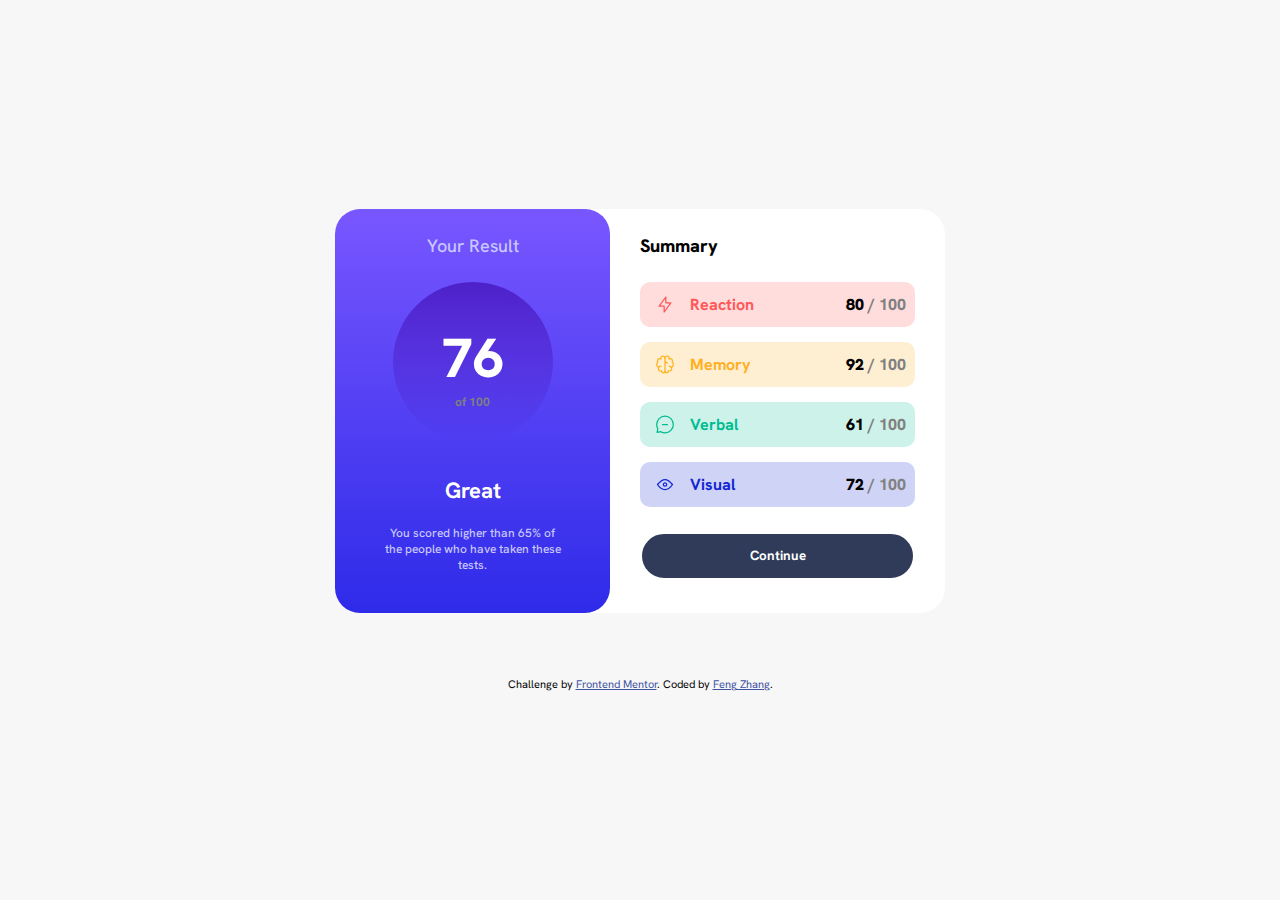
<file: index.html>
<!DOCTYPE html>
<html lang="en">
<head>
  <meta charset="UTF-8">
  <meta name="viewport" content="width=device-width, initial-scale=1.0"> <!-- displays site properly based on user's device -->

  <link rel="icon" type="image/png" sizes="32x32" href="./assets/images/favicon-32x32.png">
  <link rel="stylesheet" href="main.css">
  <title>Frontend Mentor | Results summary component</title>

  <!-- Feel free to remove these styles or customise in your own stylesheet 👍 -->
  <style>
    .attribution { font-size: 11px; text-align: center; }
    .attribution a { color: hsl(228, 45%, 44%); }
    .attribution {margin-top: 5%;}
  </style>
</head>

<body>
  <div class="flex main-wrapper">
    <div class="flex left-content">
      <h2>Your Result</h2>

      <div class="flex circle">
        <p id="bigger-text">76</p>
        <p id="smaller-text">of 100</p>
      </div>
      
      <h1>Great</h1>
      <p id="description">You scored higher than 65% of the people who have taken these tests.</p>
    </div>

    <div class="flex right-content">
      <h2>Summary</h2>

      <div class="flex attribute-box reaction">
        <div class="flex attribute-box-left">
          <img src="assets/images/icon-reaction.svg" class="icon">
          <p class="attribute"><b>Reaction</b></p>
        </div>
        
        <div class="flex attribute-box-right">
          <p class="score"><b>80</b> <span class="light-gray">/ 100</span></p>
        </div>
      </div>

      <div class="flex attribute-box memory">
        <div class="flex attribute-box-left">
          <img src="assets/images/icon-memory.svg" class="icon">
          <p class="attribute"><b>Memory</b></p>
        </div>
        
        <div class="attribute-box-right flex">
          <p class="score"><b>92</b> <span class="light-gray">/ 100</span></p>
        </div>
      </div>

      <div class="flex attribute-box verbal">
        <div class="flex attribute-box-left">
          <img src="assets/images/icon-verbal.svg" class="icon">
          <p class="attribute"><b>Verbal</b></p>
        </div>
        
        <div class="flex attribute-box-right">
          <p class="score"><b>61</b> <span class="light-gray">/ 100</span></p>
        </div>
      </div>

      <div class="flex attribute-box visual">
        <div class="flex attribute-box-left">
          <img src="assets/images/icon-visual.svg" class="icon">
          <p class="attribute"><b>Visual</b></p>
        </div>
        
        <div class="flex attribute-box-right">
          <p class="score"><b>72</b> <span class="light-gray">/ 100</span></p>
        </div>
      </div>
        
      <button id="continue">Continue</button>
    </div>
  </div>
  
  
  <div class="attribution">
    Challenge by <a href="https://www.frontendmentor.io?ref=challenge" target="_blank">Frontend Mentor</a>. 
    Coded by <a href="#">Feng Zhang</a>.
  </div>
</body>
</html>
</file>
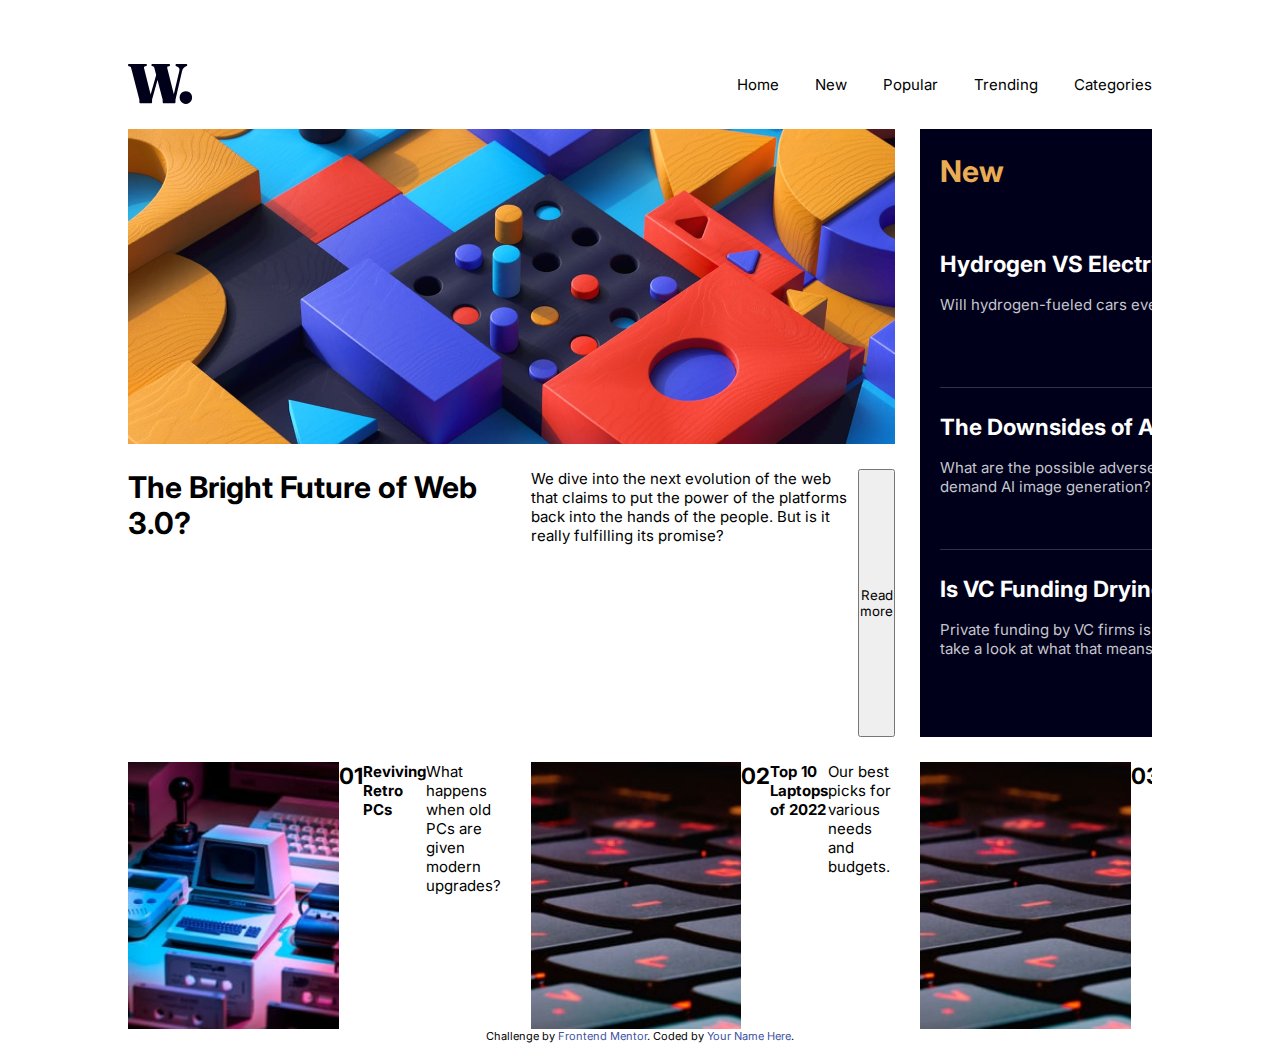
<file: News Homepage/index.html>
<!DOCTYPE html>
<html lang="en">
<head>
  <meta charset="UTF-8">
  <meta name="viewport" content="width=device-width, initial-scale=1.0"> <!-- displays site properly based on user's device -->

  <link rel="icon" type="image/png" sizes="32x32" href="./assets/images/favicon-32x32.png">
  <link rel="stylesheet" type="text/css" href="styles.css">

  <title>Frontend Mentor | News homepage</title>

  <!-- Feel free to remove these styles or customise in your own stylesheet 👍 -->
  <style>
    .attribution { font-size: 11px; text-align: center; }
    .attribution a { color: hsl(228, 45%, 44%); }
  </style>
</head>

<body>

  <!-- NAVBAR -->
  <nav>
    <div id="navbar">
      <img src="./assets/images/logo.svg">
      <ul>
        <li>Home</li>
        <li>New</li>
        <li>Popular</li>
        <li>Trending</li>
        <li>Categories</li>
      </ul>
    </div>
  </nav>
  

  
  <div class="grid-container">
    <img src="assets/images/image-web-3-desktop.jpg" id="web3-image">
    <h1>The Bright Future of Web 3.0?</h1>

    <!-- SMALL-TEXT -->
    <div class="flex-container small-text">
      <p>
        We dive into the next evolution of the web that claims to put the power of the platforms back into the hands of the people. 
        But is it really fulfilling its promise?
      </p>
      <button>Read more</button>
    </div>

    <!-- BLACK AREA -->
    <div class="flex-container black-area">
      <h1>New</h1>

      <div class="flex-container article-container">
        <div class="article">
          <h2>Hydrogen VS Electric Cars</h2>
          <p>Will hydrogen-fueled cars ever catch up to EVs?</p>
        </div>

        <div class="article">
          <h2>The Downsides of AI Artistry</h2>
          <p>What are the possible adverse effects of on-demand AI image generation?</p>
        </div>

        <div class="article" id="last">
          <h2>Is VC Funding Drying Up?</h2>
          <p>Private funding by VC firms is down 50% YOY. We take a look at what that means.</p>
        </div>
      </div>
    </div>

    <!-- ARTICLES ON BOTTOM -->
    <div class="flex-container first article-bottom">
      <img src="assets/images/image-retro-pcs.jpg">
      <div class="flex-container">
        <h2>01</h2>
        <p><b>Reviving Retro PCs</b></p>
        <p>What happens when old PCs are given modern upgrades?</p>
      </div>
    </div>

    <div class="flex-container second article-bottom">
      <img src="assets/images/image-top-laptops.jpg">
      <div class="flex-container">
        <h2>02</h2>
        <p><b>Top 10 Laptops of 2022</b></p>
        <p>Our best picks for various needs and budgets.</p>
      </div>
    </div>

    <div class="flex-container third article-bottom">
      <img src="assets/images/image-top-laptops.jpg">
      <div class="flex-container">
        <h2>03</h2>
        <p><b>The Growth of Gaming</b></p>
        <p>How the pandemic has sparked fresh opportunities.</p>
      </div>
    </div>
  </div>
  
  
  
  <div class="attribution">
    Challenge by <a href="https://www.frontendmentor.io?ref=challenge" target="_blank">Frontend Mentor</a>. 
    Coded by <a href="#">Your Name Here</a>.
  </div>
</body>
</html>
</file>
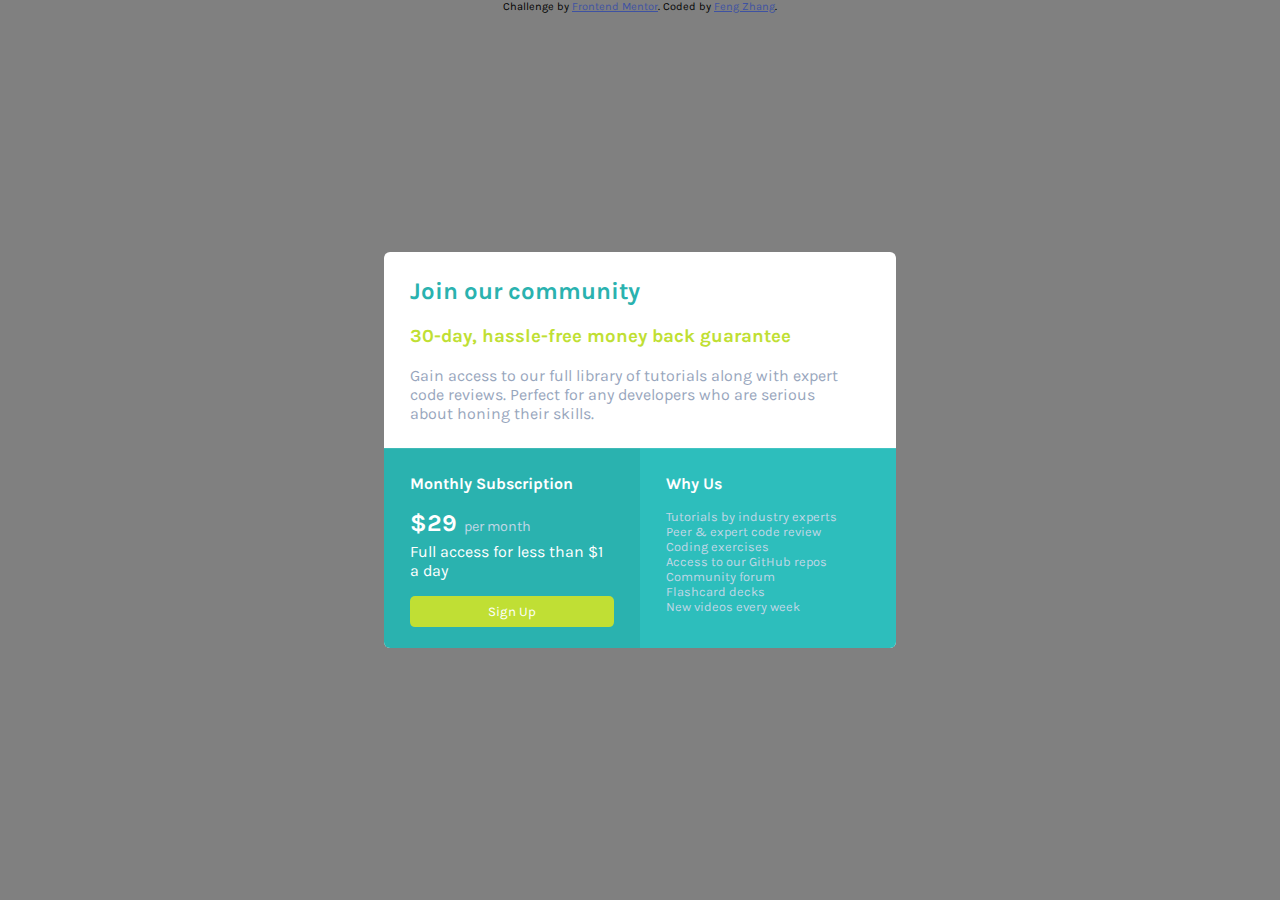
<file: Single Price Grid/index.html>
<!DOCTYPE html>
<html lang="en">
<head>
  <meta charset="UTF-8">
  <meta name="viewport" content="width=device-width, initial-scale=1.0"> <!-- displays site properly based on user's device -->

  <link rel="icon" type="image/png" sizes="32x32" href="./images/favicon-32x32.png">
  <link rel="stylesheet" type="text/css" href="styles.css">

  <title>Frontend Mentor | Single Price Grid Component</title>

  <!-- Feel free to remove these styles or customise in your own stylesheet 👍 -->
  <style>
    .attribution { font-size: 11px; text-align: center; }
    .attribution a { color: hsl(228, 45%, 44%); }
  </style>
</head>

<body>
  <div class="main-container">
    <div class="top-container">
      <h2>Join our community</h2>
      <h3>30-day, hassle-free money back guarantee</h3>
      <p>Gain access to our full library of tutorials along with expert code reviews. 
        Perfect for any developers who are serious about honing their skills.
      </p>
    </div>

    <div class="bottom-container">
      <div class="bottom-container-left">
        <h3>Monthly Subscription</h3>
        <h3 id="big-dollar">&dollar;29<span id="per-month"> per month</span></h3>
        <p>Full access for less than &dollar;1 a day</p>
        <button>Sign Up</button>
      </div>

      <div class="bottom-container-right">
        <h3>Why Us</h3>

        <p>Tutorials by industry experts <br>
          Peer &amp; expert code review <br>
          Coding exercises <br>
          Access to our GitHub repos <br>
          Community forum <br>
          Flashcard decks <br> 
          New videos every week</p>
      </div>
    </div>
  </div>

  <footer>
    <p class="attribution">
      Challenge by <a href="https://www.frontendmentor.io?ref=challenge" target="_blank">Frontend Mentor</a>. 
      Coded by <a href="#">Feng Zhang</a>.
    </p>
  </footer>
</body>
</html>
</file>
<file: main.css>
@font-face {
    font-family: Hanken Grotesk;
    src: url(assets/fonts/HankenGrotesk-VariableFont_wght.ttf);
}

.flex {
    display: flex;
}

body {
    display: flex;
    flex-direction: column;
    justify-content: center;
    align-items: center;
    margin: 0;
    padding: 0;
    height: 100%;
    font-family: Hanken Grotesk;
    background-color: hsl(0, 1%, 97%)
}

html {
    height: 100%;
}

.main-wrapper {
    justify-content: center;
    align-items: stretch;
    background-color: white;
    border-radius: 25px;
}

/* LEFT CONTENT */
.left-content {
    flex-basis: 50%;
    flex-direction: column;
    align-items: center;
    border-radius: 25px;
    background-image: linear-gradient(to bottom, hsl(252, 100%, 67%), hsl(241, 81%, 54%));
}

.left-content h2 {
    font-weight: 500;
    color: hsl(241, 100%, 89%);
    font-size: 18px;
    margin-top: 25px;
    margin-bottom: 25px;
}

/* CIRCLE */
.circle {
    background-image: linear-gradient(to bottom, hsla(256, 72%, 46%, 1), hsla(241, 72%, 46%, 0));
    border-radius: 50%;
    width: 160px;
    height: 160px;
    flex-direction: column;
    text-align: center;
    margin-bottom: 20px;
}

/* TEXT INSIDE CIRCLE */
#bigger-text {
    font-size: 55px;
    margin-top: 40px;
    margin-bottom: 0px;
    padding: 0;
    color: white;
    font-weight: 800;
}

#smaller-text {
    font-size: 12px; 
    padding: 0;
    margin: 0;
    color: gray;
    font-weight: 700;
}

/* TEXT BELOW CIRCLE */
.left-content h1{
    font-size: 22px;
    color: white;
}

#description {
    font-size: 12px;
    color: hsl(241, 100%, 89%);
    text-align: center;
    margin-left: 18%;
    margin-right: 18%;
    margin-bottom: 40px;
    margin-top: 2%;
    font-weight: 500;
}

/* RIGHT CONTENT */
.right-content {
    flex-basis: 50%;
    flex-direction: column;
    padding-left: 30px;
    padding-right: 30px;
}

.right-content h2 {
    font-size: 18px;
    font-weight: 800;
    margin-top: 25px;
    margin-bottom: 25px;
}

/* ATTRIBUTES */
.attribute-box {
    border-radius: 10px;
    margin-bottom: 15px;
    height: 45px;
    align-items: center;
}

.reaction {
    background-color: hsla(0, 100%, 67%, 0.2);
    color: hsl(0, 100%, 67%);
}

.memory {
    color: hsl(39, 100%, 56%);
    background-color: hsla(39, 100%, 56%, 0.2);
}

.verbal {
    color: hsl(166, 100%, 37%);
    background-color: hsla(166, 100%, 37%, 0.2);
}

.visual {
    color: hsl(234, 85%, 45%);
    background-color: hsla(234, 85%, 45%, 0.2);
}

.icon {
    margin-left: 15px;
    margin-right: 15px;
    width: 20px;
}

.attribute {
    margin-left: 0;
    padding-left: 0;
}

.attribute-box-left {
    flex-basis: 75%;
    flex-direction: row;
}

.score {
    color: black;
    font-weight: 800;
}

.light-gray {
    color: gray;
}

#continue {
    background-color: hsl(224, 30%, 27%);
    color: white;
    padding: 5% 0px;
    margin-bottom: 20px;
    margin-top: 10px;
    font-family: Hanken Grotesk; 
    font-weight: 700;
    border-radius: 50px;
    cursor: pointer;
    border-color: unset;
    border-style: solid;
}

#continue:hover {
    background-image: linear-gradient(to bottom, hsl(252, 100%, 67%), hsl(241, 72%, 46%));
    background-color: unset;
}
</file>
<file: News Homepage/styles.css>
@import url('https://fonts.googleapis.com/css2?family=Inter:wght@400;700;800&display=swap');

/* GLOBAL CSS */
*, *:before, *:after {
    margin: 0;
    padding: 0;
    text-decoration: none;
    box-sizing: border-box;
    list-style: none;
    font-family: "Inter";
}

html {
    margin: 5% 10%;
    font-size: 15px;
    height: 100%;
}

body {
    background-color: white;
    height: 100%;
    width: 100%;
}

.flex-container {
    display: flex;
}

/* NAVBAR */
#navbar {
    display: flex;
    justify-content: end;
    align-items: center;
    margin: 0 0 25px 0;
}

#navbar img {
    margin-right: auto;
}

#navbar ul li {
    display: inline;
    margin: 0 0 0 2.5vw;
}

/* MAIN CONTENT */
.grid-container {
    display: grid;
    width: 100%;
    height: 100%;
    grid-template-columns: 1fr 1fr 1fr;
    grid-template-rows: 1fr 1fr 1fr;
    grid-template-areas: 
        "web-3 web-3 black-area"
        "big-text small-text black-area"
        "first second third";
    column-gap: 25px;
    row-gap: 25px;
    overflow: hidden;
}

#web3-image {
    grid-area: web-3;
    width: 100%;
    object-fit: cover;
    height: 100%;
}

.grid-container > h1 {
    grid-area: big-text;
}

.small-text {
    grid-area: small-text;
}

.black-area {
    grid-area: black-area;
    flex-direction: column;
    height: 100%;
    background-color: hsl(240, 100%, 5%);
    color: white;
    padding: 6% 5%;
}

.black-area > h1 {
    color: hsl(35, 77%, 62%);
    font-size: 2rem;
    font-weight: 700;
    margin-bottom: 4vh;
}

.article-container {
    flex-direction: column;
    width: 100%;
    height: 100%;
}

.article-container > * {
    flex-basis: calc(100%/3);
    border-bottom: 1px solid hsla(236, 13%, 42%, 0.5);
}

.article-container h2 {
    font-weight: 700;
    margin: 7% 0 5% 0;
}

.article > p {
    color: hsl(233, 8%, 79%);
}

#last {
    border-bottom: 0px solid blue;
}

.article-bottom img {
    object-fit: cover;
    flex-basis: 33%;
}

.first {
    grid-area: first;
}

.second {
    grid-area: second;
}

.third {
    grid-area: third;
}
</file>
<file: Single Price Grid/styles.css>
@import url('https://fonts.googleapis.com/css2?family=Karla&display=swap');

html {
    margin: 0;
    font-family: Karla;
    font-size: 16px;
}

p {
    margin: 0;
    padding: 0;
}

body {
    margin: 0;
    height: 100%;
    width: 100%;
    background-color: gray;
}

.main-container {
    width: 40%;
    position: absolute;
    top: 50%;
    left: 50%;
    transform: translate(-50%, -50%);
    background-color: white;
    border-radius: 6px;
    overflow: hidden;
}

.top-container {
    padding: 1% 10% 5% 5%;
}

.top-container > p{
    color: hsl(218, 22%, 67%)
}

.top-container > h2 {
    color: hsl(179, 62%, 43%);
}

.top-container > h3 {
    color: hsl(71, 73%, 54%);
}

.bottom-container {
    display: flex;
}


.bottom-container-left, .bottom-container-right {
    flex-basis: 50%;
    flex-grow: 0;
    padding: 2% 5% 4% 5%;
}

.bottom-container-left {
    background-color: hsl(179, 62%, 43%);    
}

.bottom-container-right {
    background-color: hsl(179, 62%, 46%);
}

.bottom-container-left > h3 {
    color: white;
    font-weight: 700;
    font-size: 1rem;
}

#big-dollar {
    font-weight: 700;
    font-size: 1.5rem;
    margin: 0;
    padding: 0;
}

#per-month {
    color: hsl(204, 43%, 83%);
    font-size: 0.9rem;
    margin-left: 2%;
    font-weight: 400;
}

.bottom-container-left > p {
    margin: 2% 0% 8% 0;
    color: white;
}

.bottom-container-left > button {
    width: 100%;
    color: white;
    padding: 4% 0;
    background-color: hsl(71, 73%, 54%);
    border: 0px solid black;
    border-radius: 5px;
    font-family: Karla;
}

.bottom-container-right > h3 {
    color: white; 
    font-weight: 700;
    font-size: 1rem;
}

.bottom-container-right > p {
    color: hsl(204, 43%, 83%);
    font-size: 0.8rem;
}

@media screen and (max-width:800px) {
    .bottom-container {
        flex-direction: column;
    }

    .bottom-container-left, .bottom-container-right {
        padding: 2% 8% 8% 8%;
    }

    .top-container {
        padding: 2% 8% 8% 8%;
    }

    .main-container {
        width: 80%;
    }
}

@media screen and (max-width: 1000px) {
    .top-container {
        padding-bottom: 6%;
    }

    .main-container {
        width: 60%;
    }
}
</file>
